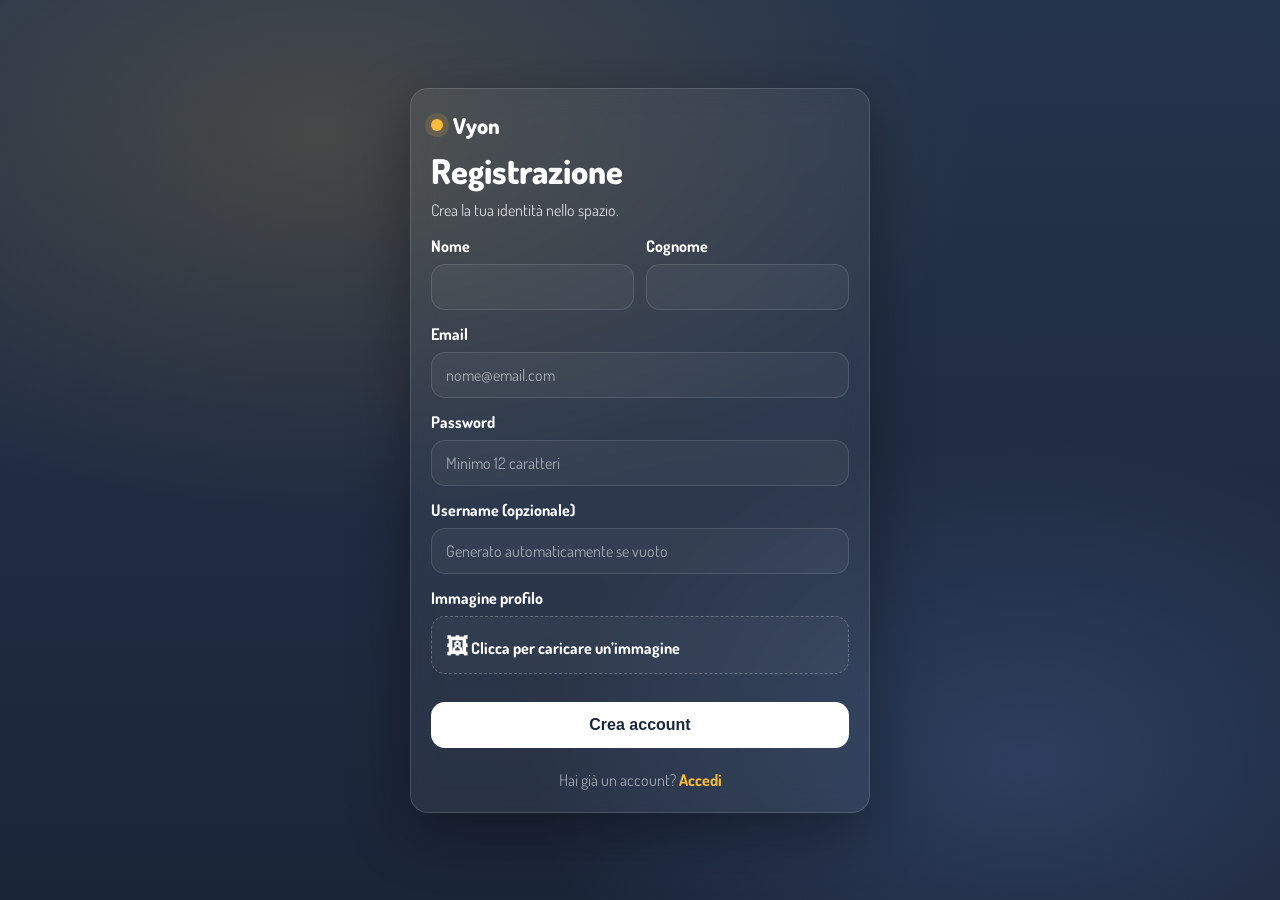
<file: pages/register/register.html>
<!doctype html>
<html lang="it">
  <head>
    <meta charset="utf-8" />
    <meta name="viewport" content="width=device-width, initial-scale=1" />
    <title>Vyon — Registrazione</title>

    <link rel="preconnect" href="https://fonts.googleapis.com" />
    <link rel="preconnect" href="https://fonts.gstatic.com" crossorigin />
    <link
      href="https://fonts.googleapis.com/css2?family=Dosis:wght@300;400;700;800&display=swap"
      rel="stylesheet"
    />

    <link rel="stylesheet" href="/pages/register/css/register.css" />
  </head>

  <body class="vyon">
    <div class="bg" aria-hidden="true"></div>

    <main class="wrap">
      <section class="card" aria-labelledby="title">
        <div class="brand">
          <span class="brand__mark" aria-hidden="true"></span>
          <span class="brand__name">Vyon</span>
        </div>

        <h1 id="title">Registrazione</h1>
        <p class="sub">Crea la tua identità nello spazio.</p>

        <form class="form" action="/api/register" method="post" enctype="multipart/form-data">
          <!-- Nome / Cognome -->
          <div class="grid">
            <div class="field">
              <label for="nome">Nome</label>
              <div class="input">
                <input id="nome" name="nome" type="text" required />
              </div>
            </div>

            <div class="field">
              <label for="cognome">Cognome</label>
              <div class="input">
                <input id="cognome" name="cognome" type="text" required />
              </div>
            </div>
          </div>

          <!-- Email -->
          <div class="field">
            <label for="email">Email</label>
            <div class="input">
              <input
                id="email"
                name="email"
                type="email"
                placeholder="nome@email.com"
                required
              />
            </div>
          </div>

          <!-- Password -->
          <div class="field">
            <label for="password">Password</label>
            <div class="input">
              <input
                id="password"
                name="password"
                type="password"
                minlength="12"
                placeholder="Minimo 12 caratteri"
                required
              />
            </div>
          </div>

          <!-- Username (opzionale) -->
          <div class="field">
            <label for="username">Username (opzionale)</label>
            <div class="input">
              <input
                id="username"
                name="usernameProfile"
                type="text"
                maxlength="16"
                placeholder="Generato automaticamente se vuoto"
              />
            </div>
          </div>

          <!-- Upload immagine -->
          <div class="field">
            <label for="img">Immagine profilo</label>

            <label class="upload">
              <input
                id="img"
                name="img"
                type="file"
                accept="image/*"
              />
              <span class="upload__icon">🖼</span>
              <span class="upload__text">
                Clicca per caricare un’immagine
              </span>
            </label>
          </div>

          <button class="btn primary" type="submit">
            Crea account
          </button>

          <p class="foot">
            Hai già un account?
            <a class="link accent" href="/login">Accedi</a>
          </p>
        </form>
      </section>
    </main>
  </body>
</html>
</file>
<file: pages/register/css/register.css>
:root{
  --vy-bg0:#1B2538;
  --vy-bg1:#24344C;

  --vy-surface:rgba(255,255,255,.06);
  --vy-stroke:rgba(255,255,255,.14);
  --vy-shadow:0 18px 60px rgba(0,0,0,.35);

  --vy-text:#ffffff;
  --vy-muted:rgba(255,255,255,.78);
  --vy-soft:rgba(255,255,255,.55);

  --vy-accent:#FFBB39;

  --vy-radius:18px;
  --vy-font:"Dosis", system-ui, -apple-system, Segoe UI, Roboto, Arial, sans-serif;
}

*{ box-sizing:border-box; }
html,body{ height:100%; }

body{
  margin:0;
  font-family: var(--vy-font);
  color: var(--vy-text);
  background: linear-gradient(180deg, var(--vy-bg1), var(--vy-bg0));
}

.bg{
  position: fixed;
  inset: 0;
  pointer-events: none;
  background:
    radial-gradient(1200px 700px at 25% 15%, rgba(255,187,57,.16), transparent 55%),
    radial-gradient(900px 600px at 80% 85%, rgba(120,170,255,.18), transparent 55%),
    linear-gradient(180deg, var(--vy-bg1), var(--vy-bg0));
}

.wrap{
  min-height:100%;
  display:grid;
  place-items:center;
  padding: 26px 16px;
}

.card{
  width: min(460px, 100%);
  padding: 22px 20px;
  background: var(--vy-surface);
  border: 1px solid var(--vy-stroke);
  border-radius: var(--vy-radius);
  box-shadow: var(--vy-shadow);
  backdrop-filter: blur(12px);
}

.brand{
  display:flex;
  align-items:center;
  gap:10px;
  margin-bottom:10px;
}
.brand__mark{
  width:12px;height:12px;
  border-radius:999px;
  background:var(--vy-accent);
  box-shadow:0 0 0 6px rgba(255,187,57,.15);
}
.brand__name{
  font-size:22px;
  font-weight:800;
}

h1{
  margin:6px 0 0;
  font-size:34px;
  font-weight:800;
}
.sub{
  margin:8px 0 16px;
  color:var(--vy-muted);
}

.form{ display:grid; gap:14px; }

.grid{
  display:grid;
  grid-template-columns:1fr 1fr;
  gap:12px;
}

@media (max-width:520px){
  .grid{ grid-template-columns:1fr; }
}

.field label{
  display:block;
  margin-bottom:8px;
  font-weight:700;
}

.input{
  border-radius:14px;
  border:1px solid rgba(255,255,255,.12);
  background:rgba(255,255,255,.04);
  padding:0 12px;
}

input{
  width:100%;
  height:44px;
  border:none;
  outline:none;
  background:transparent;
  color:var(--vy-text);
  font-family:var(--vy-font);
  font-size:16px;
}

input::placeholder{ color:rgba(255,255,255,.55); }

/* Errore */
.error{
  background: rgba(255,93,108,.12);
  border: 1px solid rgba(255,93,108,.45);
  color: #ff8a96;
  padding: 10px 12px;
  border-radius: 14px;
  margin: 0 0 12px 0;
  font-weight: 700;
  text-align: center;
  animation: shake .25s ease-in-out;
}
.error.is-hidden{ display:none; }

@keyframes shake{
  0%{ transform: translateX(0); }
  25%{ transform: translateX(-3px); }
  50%{ transform: translateX(3px); }
  75%{ transform: translateX(-2px); }
  100%{ transform: translateX(0); }
}

.upload{
  display:flex;
  align-items:center;
  gap:12px;
  padding:14px;
  border-radius:14px;
  border:1px dashed rgba(255,255,255,.25);
  background:rgba(255,255,255,.03);
  cursor:pointer;
  transition:border-color .12s ease, color .12s ease;
}
.upload:hover{
  border-color:rgba(255,187,57,.45);
  color:var(--vy-accent);
}
.upload input{ display:none; }
.upload__icon{ font-size:22px; }

.btn{
  height:46px;
  border-radius:14px;
  border:none;
  background:#fff;
  color:#1b2538;
  font-size:16px;
  font-weight:800;
  cursor:pointer;
  margin-top:6px;
}

.btn:hover{ transform: translateY(-1px); }

.foot{
  margin:8px 0 0;
  text-align:center;
  color:var(--vy-soft);
}
.link{ color:var(--vy-accent); text-decoration:none; font-weight:700; }
</file>
